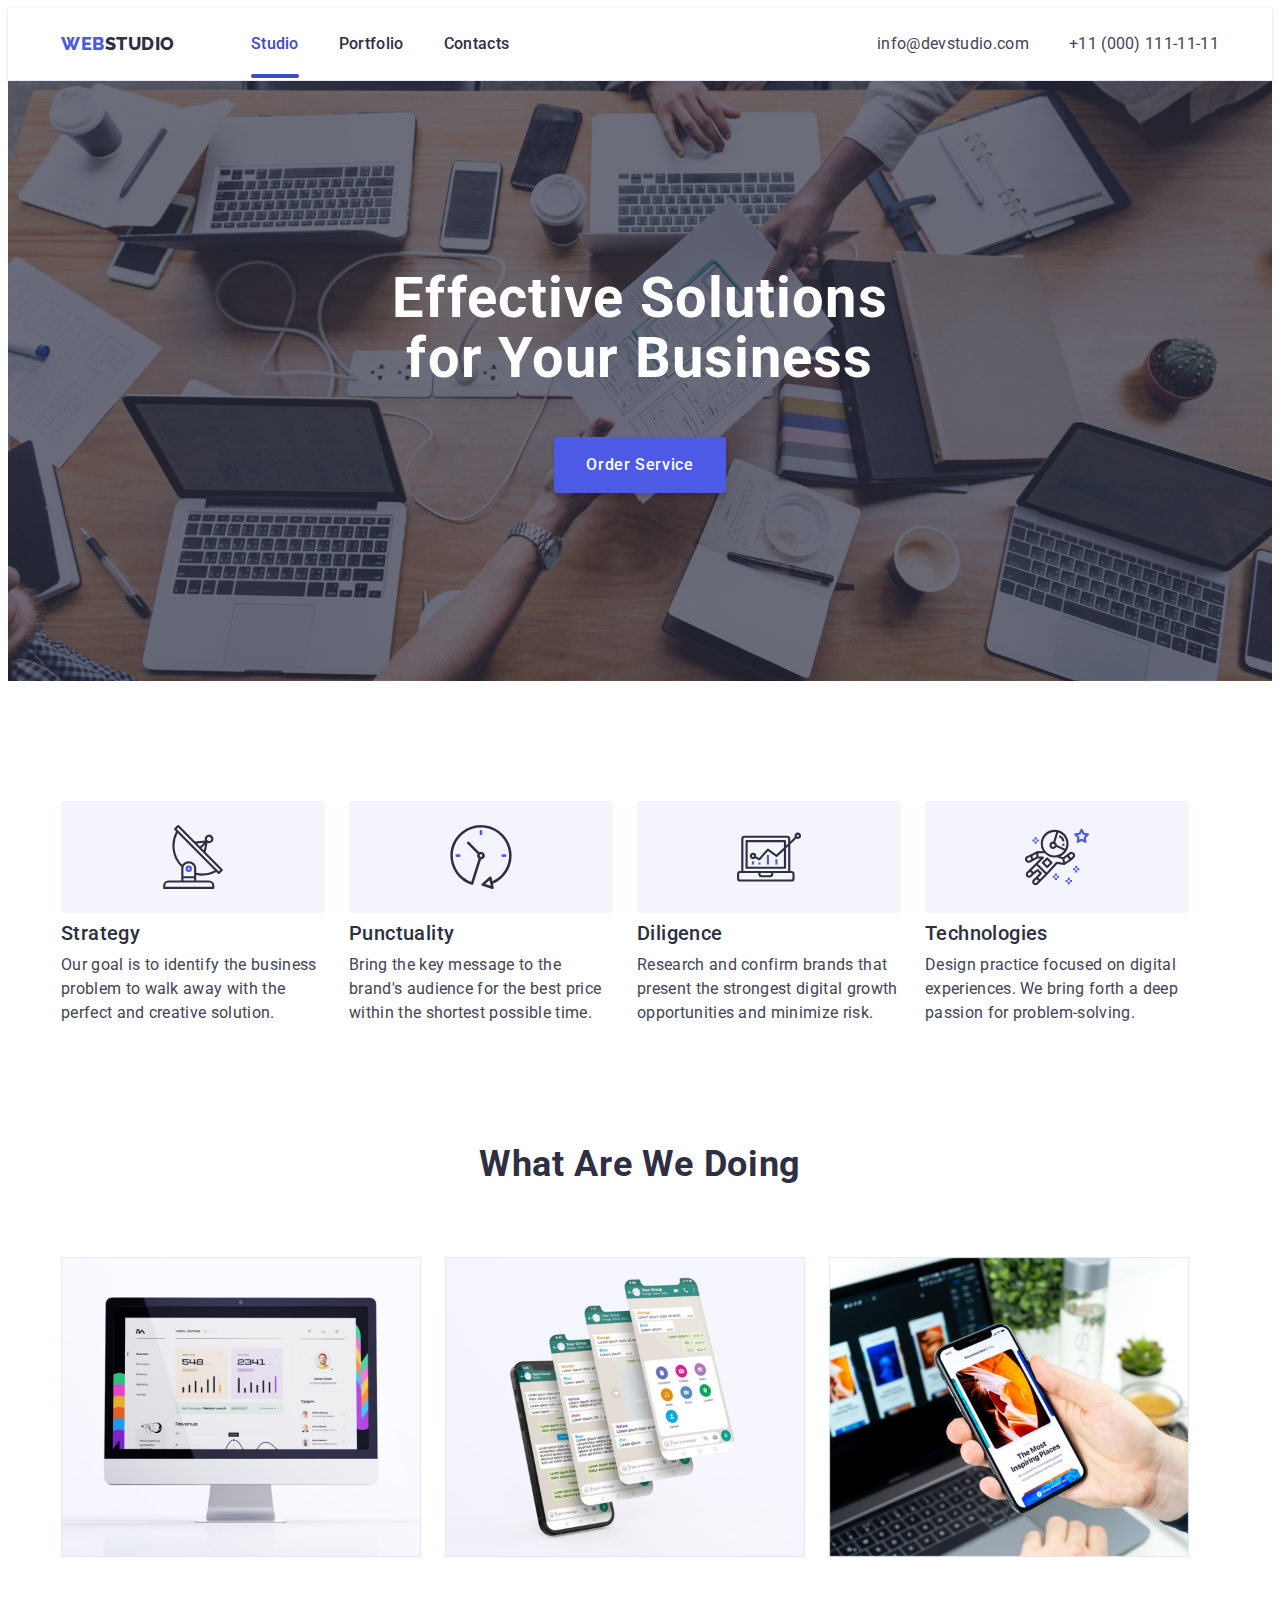
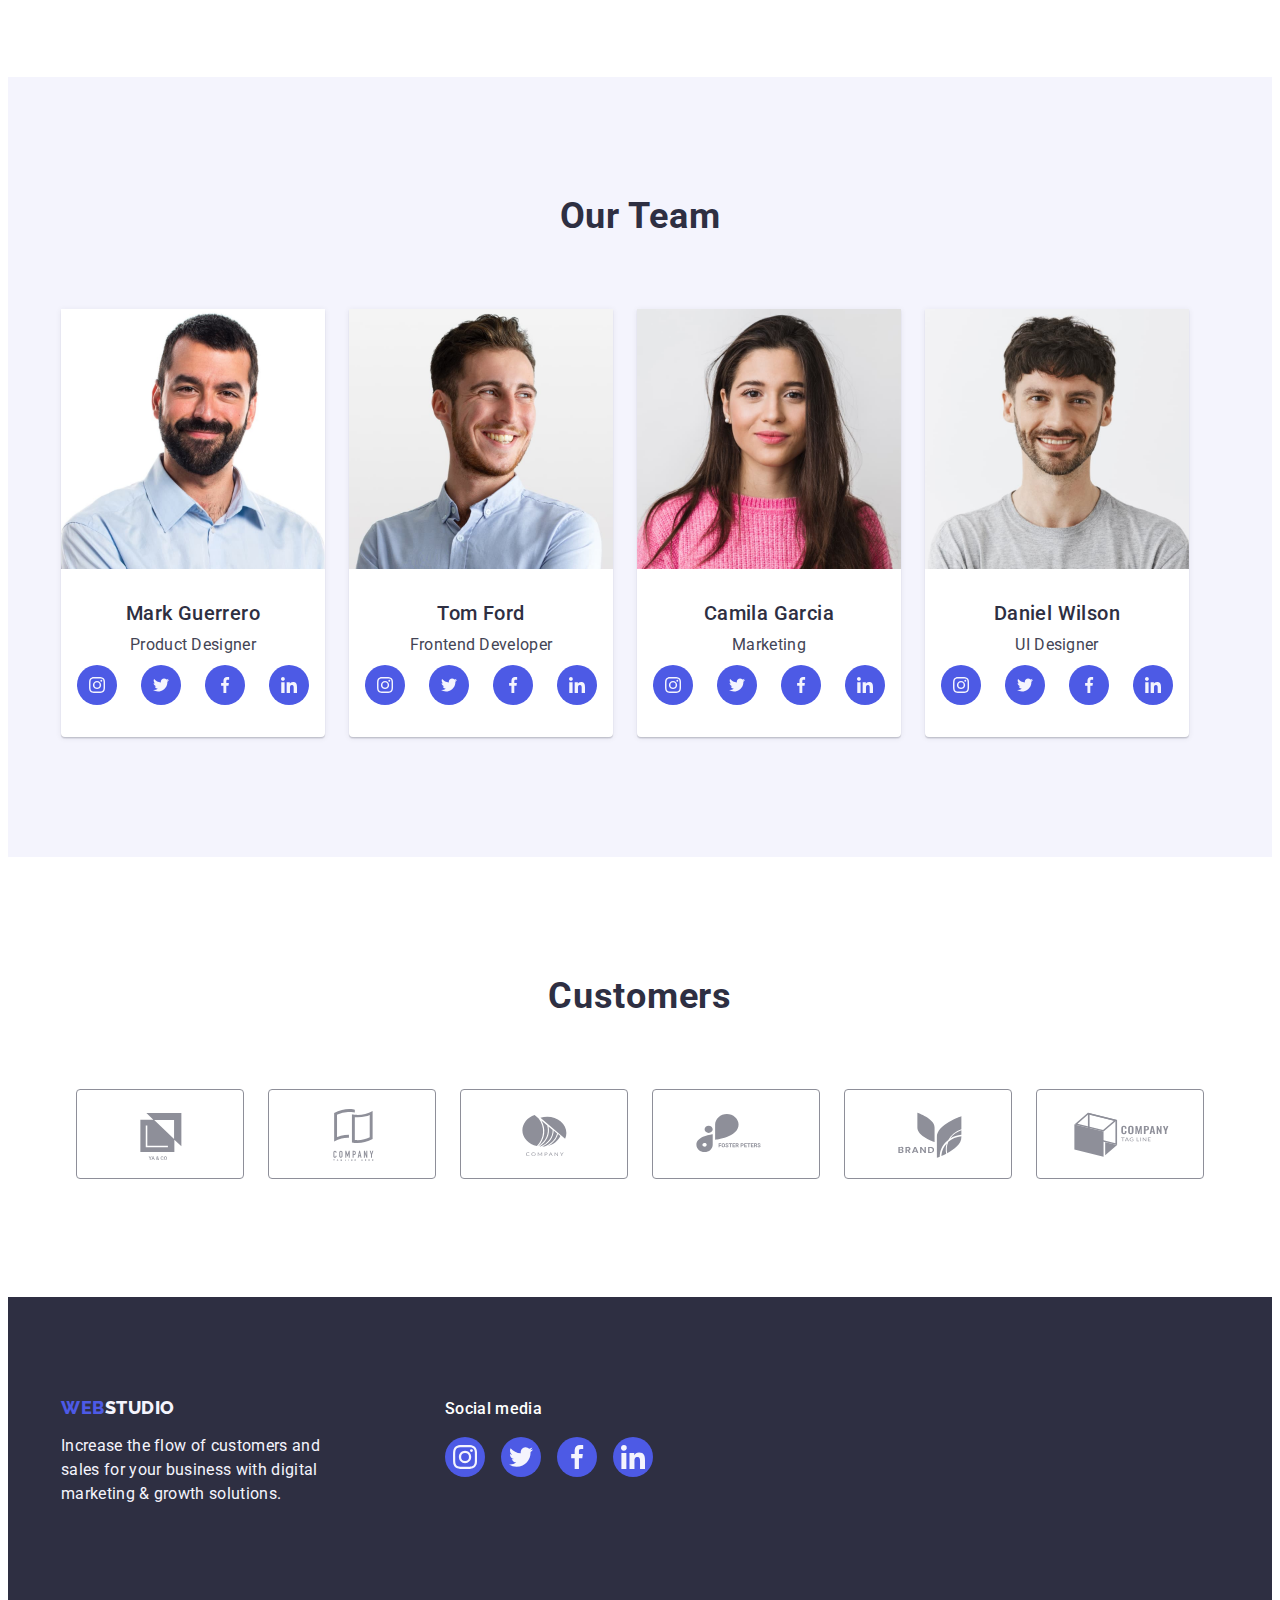
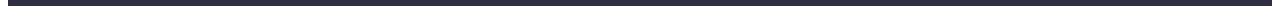
<file: index.html>
<!DOCTYPE html>
<html lang="en">
  <head>
    <meta charset="utf-8" />
    <meta name="description" content="Effective Solutions for Your Business" />
    <title>Web Studio</title>
    <link rel="preconnect" href="https://fonts.googleapis.com" />
    <link rel="preconnect" href="https://fonts.gstatic.com" crossorigin />
    <link rel="preconnect" href="https://fonts.googleapis.com" />
    <link rel="preconnect" href="https://fonts.gstatic.com" crossorigin />
    <link
      href="https://fonts.googleapis.com/css2?family=Raleway:wght@800&family=Roboto:wght@400;500;700;900&display=swap"
      rel="stylesheet"
    />
    <link
      rel="stylesheet"
      href="https://cdnjs.cloudflare.com/ajax/libs/modern-normalize/2.0.0/modern-normalize.min.css"
      integrity="sha512-4xo8blKMVCiXpTaLzQSLSw3KFOVPWhm/TRtuPVc4WG6kUgjH6J03IBuG7JZPkcWMxJ5huwaBpOpnwYElP/m6wg=="
      crossorigin="anonymous"
      referrerpolicy="no-referrer"
    />
    <link rel="stylesheet" href="./portfolio.html" />
    <link rel="stylesheet" href="./css/styles.css" />
  </head>
  <body>
    <!-- header -->

    <header class="header">
      <!-- !logo -->

      <div class="container-header container">
        <nav class="nav list">
          <a class="logo link" href="./index.html">
            Web<span class="span-dark">Studio</span>
          </a>

          <!-- !menu  -->

          <ul class="navigation-list list">
            <li class="navigation-list-item">
              <a href="./index.html" class="navigation-item-link link current"
                >Studio</a
              >
            </li>
            <li class="navigation-list-item">
              <a href="./portfolio.html" class="navigation-item-link link"
                >Portfolio</a
              >
            </li>
            <li class="navigation-list-item">
              <a href="" class="navigation-item-link link">Contacts</a>
            </li>
          </ul>
        </nav>
        <!-- !address -->
        <address class="address">
          <ul class="addres-list list">
            <li class="addres-list-item">
              <a class="addres-contacts link" href="mailto:info@devstudio.com"
                >info@devstudio.com</a
              >
            </li>
            <li class="addres-list-item">
              <a class="addres-contacts link" href="tel:+110001111111"
                >+11 (000) 111-11-11</a
              >
            </li>
          </ul>
        </address>
      </div>
    </header>

    <!-- main content -->

    <main class="main-content">
      <!-- !Hero section  -->

      <section class="hero-section">
        <div class="container">
          <h1 class="hero-text">Effective Solutions for Your Business</h1>
          <button type="button" class="button" data-modal-open>
            Order Service
          </button>
        </div>
      </section>

      <!--!Benefits section  -->

      <section class="benefits-section">
        <div class="container">
          <h2 class="visually-hidden">Content</h2>
          <ul class="benefits-list list">
            <li class="benefits-list-item">
              <div class="benefits-wraper">
                <svg class="benefits-icon" width="64" height="64">
                  <use href="./images/icons.svg#icon-antenna-1"></use>
                </svg>
              </div>
              <h3 class="benefits-list-subtitle">Strategy</h3>
              <p class="benefits-list-desc">
                Our goal is to identify the business problem to walk away with
                the perfect and creative solution.
              </p>
            </li>
            <li class="benefits-list-item">
              <div class="benefits-wraper">
                <svg class="benefits-icon" width="64" height="64">
                  <use href="./images/icons.svg#icon-clock-1"></use>
                </svg>
              </div>
              <h3 class="benefits-list-subtitle">Punctuality</h3>
              <p class="benefits-list-desc">
                Bring the key message to the brand's audience for the best price
                within the shortest possible time.
              </p>
            </li>
            <li class="benefits-list-item">
              <div class="benefits-wraper">
                <svg class="benefits-icon" width="64" height="64">
                  <use href="./images/icons.svg#icon-diagram-1"></use>
                </svg>
              </div>
              <h3 class="benefits-list-subtitle">Diligence</h3>
              <p class="benefits-list-desc">
                Research and confirm brands that present the strongest digital
                growth opportunities and minimize risk.
              </p>
            </li>
            <li class="benefits-list-item">
              <div class="benefits-wraper">
                <svg class="benefits-icon" width="64" height="64">
                  <use href="./images/icons.svg#icon-astronaut-1"></use>
                </svg>
              </div>
              <h3 class="benefits-list-subtitle">Technologies</h3>
              <p class="benefits-list-desc">
                Design practice focused on digital experiences. We bring forth a
                deep passion for problem-solving.
              </p>
            </li>
          </ul>
        </div>
      </section>

      <!--!Progres section -->

      <section class="progres-section">
        <div class="container">
          <h2 class="title">What are we doing</h2>
          <ul class="progres-list list">
            <li class="progres-list-item">
              <img
                class="images img"
                src="./images/mainpage/img5.jpg"
                alt="computer monitor"
                width="360"
              />
            </li>
            <li class="progres-list-item">
              <img
                class="images img"
                src="./images/mainpage/img6.jpg"
                alt="application in the phone"
                width="360"
              />
            </li>
            <li class="progres-list-item">
              <img
                class="images img"
                src="./images/mainpage/img7.jpg"
                alt="phone in hand in front of computer"
                width="360"
              />
            </li>
          </ul>
        </div>
      </section>

      <!-- !Team section -->

      <section class="team-section">
        <div class="container">
          <h2 class="title">Our Team</h2>
          <ul class="team-list list">
            <li class="team-list-item">
              <img
                class="team-img img"
                src="./images/mainpage/img1.jpg"
                alt="Mark Guerrero"
                width="264"
              />
              <div class="text">
                <h3 class="name">Mark Guerrero</h3>
                <p class="profession">Product Designer</p>
                <ul class="team-wrape-list list">
                  <li class="team-wrape-item">
                    <a class="social-link" href="">
                      <svg class="link-icon" width="16" height="16">
                        <use href="./images/icons.svg#icon-instagram-2"></use>
                      </svg>
                    </a>
                  </li>
                  <li class="team-wrape-item">
                    <a class="social-link" href="">
                      <svg class="link-icon" width="16" height="16">
                        <use href="./images/icons.svg#icon-twitter-1"></use>
                      </svg>
                    </a>
                  </li>
                  <li class="team-wrape-item">
                    <a class="social-link" href="">
                      <svg class="link-icon" width="16" height="16">
                        <use href="./images/icons.svg#icon-facebook-1"></use>
                      </svg>
                    </a>
                  </li>
                  <li class="team-wrape-item">
                    <a class="social-link" href="">
                      <svg class="link-icon" width="16" height="16">
                        <use href="./images/icons.svg#icon-linkedin-1"></use>
                      </svg>
                    </a>
                  </li>
                </ul>
              </div>
            </li>
            <li class="team-list-item">
              <img
                class="team-img img"
                src="./images/mainpage/img2.jpg"
                alt="Tom Ford"
                width="264"
              />
              <div class="text">
                <h3 class="name">Tom Ford</h3>
                <p class="profession">Frontend Developer</p>
                <ul class="team-wrape-list list">
                  <li class="team-wrape-item">
                    <a class="social-link" href="">
                      <svg class="link-icon" width="16" height="16">
                        <use href="./images/icons.svg#icon-instagram-2"></use>
                      </svg>
                    </a>
                  </li>
                  <li class="team-wrape-item">
                    <a class="social-link" href="">
                      <svg class="link-icon" width="16" height="16">
                        <use href="./images/icons.svg#icon-twitter-1"></use>
                      </svg>
                    </a>
                  </li>
                  <li class="team-wrape-item">
                    <a class="social-link" href="">
                      <svg class="link-icon" width="16" height="16">
                        <use href="./images/icons.svg#icon-facebook-1"></use>
                      </svg>
                    </a>
                  </li>
                  <li class="team-wrape-item">
                    <a class="social-link" href="">
                      <svg class="link-icon" width="16" height="16">
                        <use href="./images/icons.svg#icon-linkedin-1"></use>
                      </svg>
                    </a>
                  </li>
                </ul>
              </div>
            </li>
            <li class="team-list-item">
              <img
                class="team-img img"
                src="./images/mainpage/img3.jpg"
                alt="Camila Garcia"
                width="264"
              />
              <div class="text">
                <h3 class="name">Camila Garcia</h3>
                <p class="profession">Marketing</p>
                <ul class="team-wrape-list list">
                  <li class="team-wrape-item">
                    <a class="social-link" href="">
                      <svg class="link-icon" width="16" height="16">
                        <use href="./images/icons.svg#icon-instagram-2"></use>
                      </svg>
                    </a>
                  </li>
                  <li class="team-wrape-item">
                    <a class="social-link" href="">
                      <svg class="link-icon" width="16" height="16">
                        <use href="./images/icons.svg#icon-twitter-1"></use>
                      </svg>
                    </a>
                  </li>
                  <li class="team-wrape-item">
                    <a class="social-link" href="">
                      <svg class="link-icon" width="16" height="16">
                        <use href="./images/icons.svg#icon-facebook-1"></use>
                      </svg>
                    </a>
                  </li>
                  <li class="team-wrape-item">
                    <a class="social-link" href="">
                      <svg class="link-icon" width="16" height="16">
                        <use href="./images/icons.svg#icon-linkedin-1"></use>
                      </svg>
                    </a>
                  </li>
                </ul>
              </div>
            </li>
            <li class="team-list-item">
              <img
                class="team-img img"
                src="./images/mainpage/img4.jpg"
                alt="Daniel Wilson"
                width="264"
              />
              <div class="text">
                <h3 class="name">Daniel Wilson</h3>
                <p class="profession">UI Designer</p>
                <ul class="team-wrape-list list">
                  <li class="team-wrape-item">
                    <a class="social-link" href="">
                      <svg class="link-icon" width="16" height="16">
                        <use href="./images/icons.svg#icon-instagram-2"></use>
                      </svg>
                    </a>
                  </li>
                  <li class="team-wrape-item">
                    <a class="social-link" href="">
                      <svg class="link-icon" width="16" height="16">
                        <use href="./images/icons.svg#icon-twitter-1"></use>
                      </svg>
                    </a>
                  </li>
                  <li class="team-wrape-item">
                    <a class="social-link" href="">
                      <svg class="link-icon" width="16" height="16">
                        <use href="./images/icons.svg#icon-facebook-1"></use>
                      </svg>
                    </a>
                  </li>
                  <li class="team-wrape-item">
                    <a class="social-link" href="">
                      <svg class="link-icon" width="16" height="16">
                        <use href="./images/icons.svg#icon-linkedin-1"></use>
                      </svg>
                    </a>
                  </li>
                </ul>
              </div>
            </li>
          </ul>
        </div>
      </section>

      <!-- !Customers -->

      <section class="customers-section">
        <div class="container">
          <h2 class="title customers-title">Customers</h2>
          <ul class="list customers-list">
            <li class="list customers-item">
              <a class="link customers-link" href="">
                <svg class="customers-icon" width="104" height="56">
                  <use href="./images/icons.svg#icon-Logo"></use>
                </svg>
              </a>
            </li>
            <li class="list customers-item">
              <a class="link customers-link" href="">
                <svg class="customers-icon" width="104" height="56">
                  <use href="./images/icons.svg#icon-Logo-1"></use>
                </svg>
              </a>
            </li>
            <li class="list customers-item">
              <a class="link customers-link" href="">
                <svg class="customers-icon" width="104" height="56">
                  <use href="./images/icons.svg#icon-Logo-2"></use>
                </svg>
              </a>
            </li>
            <li class="list customers-item">
              <a class="link customers-link" href="">
                <svg class="customers-icon" width="104" height="56">
                  <use href="./images/icons.svg#icon-logo-foster-peters"></use>
                </svg>
              </a>
            </li>
            <li class="list customers-item">
              <a class="link customers-link" href="">
                <svg class="customers-icon" width="104" height="56">
                  <use href="./images/icons.svg#icon-Logo-3"></use>
                </svg>
              </a>
            </li>
            <li class="list customers-item">
              <a class="link customers-link" href="">
                <svg class="customers-icon" width="104" height="56">
                  <use href="./images/icons.svg#icon-Logo-4"></use>
                </svg>
              </a>
            </li>
          </ul>
        </div>
      </section>
    </main>
    <!-- footer -->

    <footer class="footer">
      <div class="container container-footer">
        <div class="cont">
          <a class="logo link link-logo" href="./index.html"
            >Web<span class="span-white">Studio</span>
          </a>
          <p class="footer-text">
            Increase the flow of customers and sales for your business with
            digital marketing & growth solutions.
          </p>
        </div>
        <div class="social">
          <p class="social-text">Social media</p>
          <ul class="footer-wrap-list list">
            <li class="team-wrape-item social-item">
              <a class="social-link-footer" href="">
                <svg class="link-icon-footer" width="24" height="24">
                  <use href="./images/icons.svg#icon-instagram-2"></use>
                </svg>
              </a>
            </li>
            <li class="team-wrape-item social-item">
              <a class="social-link-footer" href="">
                <svg class="link-icon-footer" width="24" height="24">
                  <use href="./images/icons.svg#icon-twitter-1"></use>
                </svg>
              </a>
            </li>
            <li class="team-wrape-item social-item">
              <a class="social-link-footer" href="">
                <svg class="link-icon-footer" width="24" height="24">
                  <use href="./images/icons.svg#icon-facebook-1"></use>
                </svg>
              </a>
            </li>
            <li class="team-wrape-item social-item">
              <a class="social-link-footer" href="">
                <svg class="link-icon-footer" width="24" height="24">
                  <use href="./images/icons.svg#icon-linkedin-1"></use>
                </svg>
              </a>
            </li>
          </ul>
        </div>
      </div>
    </footer>
    <!-- modal -->

    <div class="modal is-hidden" data-modal>
      <div class="modal-inside" data-modal>
        <button class="modal-close-button" type="button" data-modal-close>
          <svg class="svg-close" width="8" height="8">
            <use href="./images/icons.svg#icon-close-black-18dp-2-1"></use>
          </svg>
        </button>
      </div>
    </div>
    <script src="./js/modal.js"></script>
  </body>
</html>
</file>
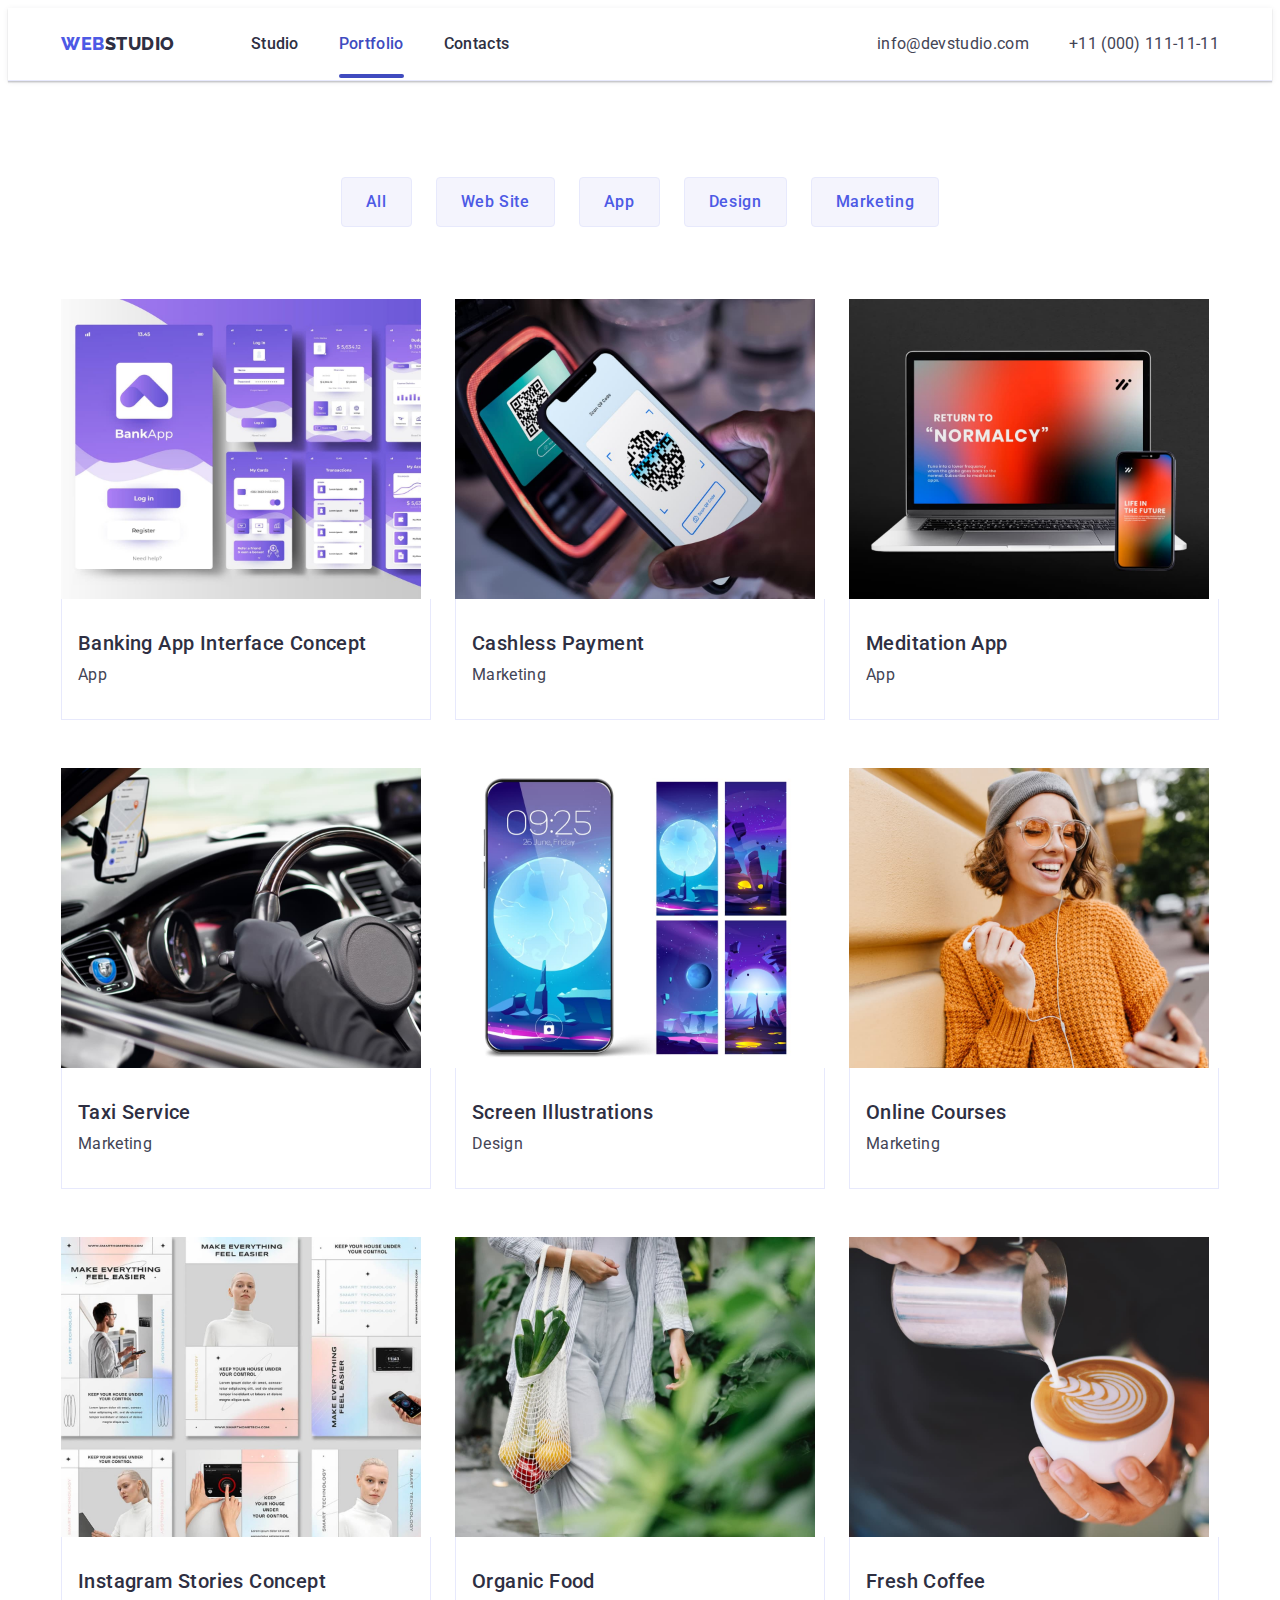
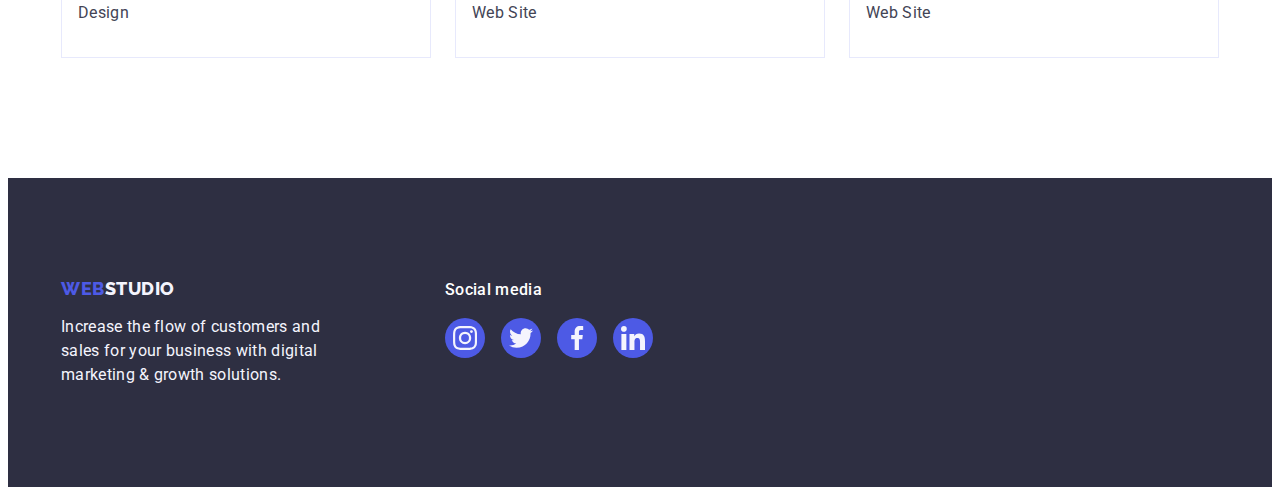
<file: portfolio.html>
<!DOCTYPE html>
<html lang="en">
  <head>
    <meta charset="UTF-8" />
    <meta name="viewport" content="width=device-width, initial-scale=1.0" />
    <title>Portfolio</title>
    <link rel="preconnect" href="https://fonts.googleapis.com" />
    <link rel="preconnect" href="https://fonts.gstatic.com" crossorigin />
    <link rel="preconnect" href="https://fonts.googleapis.com" />
    <link rel="preconnect" href="https://fonts.gstatic.com" crossorigin />
    <link
      href="https://fonts.googleapis.com/css2?family=Raleway:wght@800&family=Roboto:wght@400;500;700;900&display=swap"
      rel="stylesheet"
    />
    <link
      rel="stylesheet"
      href="https://cdnjs.cloudflare.com/ajax/libs/modern-normalize/2.0.0/modern-normalize.min.css"
      integrity="sha512-4xo8blKMVCiXpTaLzQSLSw3KFOVPWhm/TRtuPVc4WG6kUgjH6J03IBuG7JZPkcWMxJ5huwaBpOpnwYElP/m6wg=="
      crossorigin="anonymous"
      referrerpolicy="no-referrer"
    />
    <link rel="stylesheet" href="./css/styles.css" />
    <link rel="stylesheet" href="./index.html" />
  </head>
  <body>
    <!-- header -->

    <header class="header">
      <!-- !logo -->

      <div class="container-header container">
        <nav class="nav list">
          <a class="logo link" href="./index.html">
            Web<span class="span-dark">Studio</span>
          </a>

          <!-- !menu  -->

          <ul class="navigation-list list">
            <li class="navigation-list-item">
              <a href="./index.html" class="navigation-item-link link"
                >Studio</a
              >
            </li>
            <li class="navigation-list-item">
              <a
                href="./portfolio.html"
                class="navigation-item-link link current"
                >Portfolio</a
              >
            </li>
            <li class="navigation-list-item">
              <a href="" class="navigation-item-link link">Contacts</a>
            </li>
          </ul>
        </nav>

        <!-- !address -->

        <address class="address">
          <ul class="addres-list list">
            <li class="addres-list-item">
              <a class="addres-contacts link" href="mailto:info@devstudio.com"
                >info@devstudio.com</a
              >
            </li>
            <li class="addres-list-item">
              <a class="addres-contacts link" href="tel:+110001111111"
                >+11 (000) 111-11-11</a
              >
            </li>
          </ul>
        </address>
      </div>
    </header>

    <!-- main content -->

    <main class="main-content">
      <section class="filtr section">
        <div class="container">
          <h1 class="visually-hidden">wrap</h1>
          <ul class="filtr-list list">
            <li class="filtr-list-item">
              <button class="button-filtre" type="button">All</button>
            </li>
            <li class="filtr-list-item">
              <button class="button-filtre" type="button">Web Site</button>
            </li>
            <li class="filtr-list-item">
              <button class="button-filtre" type="button">App</button>
            </li>
            <li class="filtr-list-item">
              <button class="button-filtre" type="button">Design</button>
            </li>
            <li class="filtr-list-item">
              <button class="button-filtre" type="button">Marketing</button>
            </li>
          </ul>

          <ul class="card-list list">
            <li class="card-list-item item">
              <a class="link item-link" href="">
                <div class="card-box">
                  <img
                    class="img"
                    src="./images/portfolio/img1.jpg"
                    alt="Banking App Interface Concept"
                    width="360"
                  />
                  <p class="overlay">
                    14 Stylish and User-Friendly App Design Concepts · Task
                    Manager App · Calorie Tracker App · Exotic Fruit Ecommerce
                    App · Cloud Storage App
                  </p>
                </div>

                <div class="container-text">
                  <h2 class="card-item-title">Banking App Interface Concept</h2>
                  <p class="card-list-desc">App</p>
                </div>
              </a>
            </li>
            <li class="card-list-item">
              <a class="link item-link" href="">
                <div class="card-box">
                  <img
                    class="img"
                    src="./images/portfolio/img2.jpg"
                    alt="Banking App Interface Concept"
                    width="360"
                  />
                  <p class="overlay">
                    14 Stylish and User-Friendly App Design Concepts · Task
                    Manager App · Calorie Tracker App · Exotic Fruit Ecommerce
                    App · Cloud Storage App
                  </p>
                </div>

                <div class="container-text">
                  <h2 class="card-item-title">Cashless Payment</h2>
                  <p class="card-list-desc">Marketing</p>
                </div>
              </a>
            </li>
            <li class="card-list-item">
              <a class="link item-link" href="">
                <div class="card-box">
                  <img
                    class="img"
                    src="./images/portfolio/img3.jpg"
                    alt="Banking App Interface Concept"
                    width="360"
                  />
                  <p class="overlay">
                    14 Stylish and User-Friendly App Design Concepts · Task
                    Manager App · Calorie Tracker App · Exotic Fruit Ecommerce
                    App · Cloud Storage App
                  </p>
                </div>
                <div class="container-text">
                  <h2 class="card-item-title">Meditation App</h2>
                  <p class="card-list-desc">App</p>
                </div>
              </a>
            </li>
            <li class="card-list-item">
              <a class="link item-link" href="">
                <div class="card-box">
                  <img
                    class="img"
                    src="./images/portfolio/img4.jpg"
                    alt="Banking App Interface Concept"
                    width="360"
                  />
                  <p class="overlay">
                    14 Stylish and User-Friendly App Design Concepts · Task
                    Manager App · Calorie Tracker App · Exotic Fruit Ecommerce
                    App · Cloud Storage App
                  </p>
                </div>
                <div class="container-text">
                  <h2 class="card-item-title">Taxi Service</h2>
                  <p class="card-list-desc">Marketing</p>
                </div>
              </a>
            </li>
            <li class="card-list-item">
              <a class="link item-link" href="">
                <div class="card-box">
                  <img
                    class="img"
                    src="./images/portfolio/img5.jpg"
                    alt="Banking App Interface Concept"
                    width="360"
                  />
                  <p class="overlay">
                    14 Stylish and User-Friendly App Design Concepts · Task
                    Manager App · Calorie Tracker App · Exotic Fruit Ecommerce
                    App · Cloud Storage App
                  </p>
                </div>
                <div class="container-text">
                  <h2 class="card-item-title">Screen Illustrations</h2>
                  <p class="card-list-desc">Design</p>
                </div>
              </a>
            </li>
            <li class="card-list-item">
              <a class="link item-link" href="">
                <div class="card-box">
                  <img
                    class="img"
                    src="./images/portfolio/img6.jpg"
                    alt="Banking App Interface Concept"
                    width="360"
                  />
                  <p class="overlay">
                    14 Stylish and User-Friendly App Design Concepts · Task
                    Manager App · Calorie Tracker App · Exotic Fruit Ecommerce
                    App · Cloud Storage App
                  </p>
                </div>
                <div class="container-text">
                  <h2 class="card-item-title">Online Courses</h2>
                  <p class="card-list-desc">Marketing</p>
                </div>
              </a>
            </li>
            <li class="card-list-item">
              <a class="link item-link" href="">
                <div class="card-box">
                  <img
                    class="img"
                    src="./images/portfolio/img7.jpg"
                    alt="Banking App Interface Concept"
                    width="360"
                  />
                  <p class="overlay">
                    14 Stylish and User-Friendly App Design Concepts · Task
                    Manager App · Calorie Tracker App · Exotic Fruit Ecommerce
                    App · Cloud Storage App
                  </p>
                </div>
                <div class="container-text">
                  <h2 class="card-item-title">Instagram Stories Concept</h2>
                  <p class="card-list-desc">Design</p>
                </div>
              </a>
            </li>
            <li class="card-list-item">
              <a class="link item-link" href="">
                <div class="card-box">
                  <img
                    class="img"
                    src="./images/portfolio/img8.jpg"
                    alt="Banking App Interface Concept"
                    width="360"
                  />
                  <p class="overlay">
                    14 Stylish and User-Friendly App Design Concepts · Task
                    Manager App · Calorie Tracker App · Exotic Fruit Ecommerce
                    App · Cloud Storage App
                  </p>
                </div>
                <div class="container-text">
                  <h2 class="card-item-title">Organic Food</h2>
                  <p class="card-list-desc">Web Site</p>
                </div>
              </a>
            </li>
            <li class="card-list-item">
              <a class="link item-link" href="">
                <div class="card-box">
                  <img
                    class="img"
                    src="./images/portfolio/img9.jpg"
                    alt="Banking App Interface Concept"
                    width="360"
                  />
                  <p class="overlay">
                    14 Stylish and User-Friendly App Design Concepts · Task
                    Manager App · Calorie Tracker App · Exotic Fruit Ecommerce
                    App · Cloud Storage App
                  </p>
                </div>
                <div class="container-text">
                  <h2 class="card-item-title">Fresh Coffee</h2>
                  <p class="card-list-desc">Web Site</p>
                </div>
              </a>
            </li>
          </ul>
        </div>
      </section>
    </main>

    <!-- footer -->

    <footer class="footer">
      <div class="container container-footer">
        <div class="cont">
          <a class="logo link link-logo" href="./index.html"
            >Web<span class="span-white">Studio</span>
          </a>
          <p class="footer-text">
            Increase the flow of customers and sales for your business with
            digital marketing & growth solutions.
          </p>
        </div>
        <div class="social">
          <p class="social-text">Social media</p>
          <ul class="footer-wrap-list list">
            <li class="team-wrape-item social-item">
              <a class="social-link-footer" href="">
                <svg class="link-icon-footer" width="24" height="24">
                  <use href="./images/icons.svg#icon-instagram-2"></use>
                </svg>
              </a>
            </li>
            <li class="team-wrape-item social-item">
              <a class="social-link-footer" href="">
                <svg class="link-icon-footer" width="24" height="24">
                  <use href="./images/icons.svg#icon-twitter-1"></use>
                </svg>
              </a>
            </li>
            <li class="team-wrape-item social-item">
              <a class="social-link-footer" href="">
                <svg class="link-icon-footer" width="24" height="24">
                  <use href="./images/icons.svg#icon-facebook-1"></use>
                </svg>
              </a>
            </li>
            <li class="team-wrape-item social-item">
              <a class="social-link-footer" href="">
                <svg class="link-icon-footer" width="24" height="24">
                  <use href="./images/icons.svg#icon-linkedin-1"></use>
                </svg>
              </a>
            </li>
          </ul>
        </div>
      </div>
    </footer>
    <script src="./js/modal.js"></script>
  </body>
</html>
</file>
<file: css/styles.css>
/* Base style */
 body {
     font-family: Roboto, sans-serif;
     font-size: 16px;
     font-style: normal;
     font-weight: 400;
     line-height: 1.5;
     letter-spacing: 0.32px;
     color: var(--slate);
     background-color: #FFF;

 }

 :root {

     --primary-font: "Roboto", sans-serif;
     --title-font: "Raleway", sans-serif;
     /* *colors */
     --iris: #4D5AE5;
     --ocean: #404BBF;
     --navyblue: #2E2F42;
     --green: #31D0AA;
     --slate: #434455;
     --lightslate: #8E8F99;
     --cornflower: #E7E9FC;
     --cloud: #F4F4FD;
     --navybluemodal: #2E2F42;
     --grey: #2E2F42;
     --white: #FFFFFF;
     --dairy: #FCFCFC;
 }

 .container {
     width: 1158px;
     padding-left: 15px;
     padding-right: 15px;
     margin-left: auto;
     margin-right: auto;
 }

 .visually-hidden {
     position: absolute;
     width: 1px;
     height: 1px;
     margin: -1px;
     border: 0;
     padding: 0;
     white-space: nowrap;
     clip-path: inset(100%);
     clip: rect(0 0 0 0);
     overflow: hidden;
 }

 h1,
 h2,
 h3,
 h4,
 h5,
 h6,
 p,
 ul {
     margin: 0;
 }

 .link {
     text-decoration: none;
 }

 .list {
     list-style: none;
     padding: 0;
     margin: 0;
 }

 .title {
     color: var(--navyblue);
     font-size: 36px;
     font-style: normal;
     font-weight: 700;
     line-height: 1.11;
     letter-spacing: 0.02em;
     text-transform: capitalize;
     text-align: center;
     margin-bottom: 72px;
 }

 .img {
     display: block;
     height: auto;
     max-width: 100%;
 }


 /* header */

 .header {
     border-bottom: 1px solid #e7e9fc;
     box-shadow: 0px 1px 6px 0px rgba(46, 47, 66, 0.08), 0px 1px 1px 0px rgba(46, 47, 66, 0.16), 0px 2px 1px 0px rgba(46, 47, 66, 0.08);

 }

 .container-header {
     display: flex;
     align-items: center;
 }

 .nav {
     list-style: none;
     display: flex;
     align-items: center;
 }

 /* !Logo */

 .logo {
     color: var(--iris);
     font-family: Raleway, sans-serif;
     font-size: 18px;
     font-style: normal;
     font-weight: 800;
     line-height: 1.17;
     letter-spacing: 0.03em;
     text-transform: uppercase;
     margin-right: 76px;
 }


 .span-dark {
     color: var(--navyblue);
 }



 /* !menu */

 .navigation-list {
     display: flex;
     gap: 40px;


 }

 .navigation-item-link {
     color: var(--navyblue);
     font-style: normal;
     font-weight: 500;
     letter-spacing: 0.02em;
     font-size: 16px;
     line-height: 1.5;
     padding: 24px 0;
     transition: color 250ms cubic-bezier(0.4, 0, 0.2, 1);
 }

 .navigation-item-link:hover,
 .navigation-item-link:focus {
     color: #404bbf;

 }
 .current {
    color: #404bbf;
    position: relative;
}

 .current::after {
     width: 100%;
     content: "";
     position: absolute;
     left: 0;
     bottom: -1px;
     height: 4px;
     background-color: #404bbf;
     border-radius: 2px;
     
 }

 /*!address  */

 .address {
     font-style: normal;
     margin-left: auto;
 }

 .addres-list {
     display: flex;
     padding: 24px 0;
     align-items: center;
     gap: 40px;
 }

 .addres-contacts {
     color: var(--slate);
     font-style: normal;
     font-weight: 400;
     line-height: 1.5;
     letter-spacing: 0.02em;
     transition: color 250ms cubic-bezier(0.4, 0, 0.2, 1);
 }


 .addres-contacts:hover,
 .addres-contacts:focus {
     color: #404bbf;
 }



 /* main content */

 /* !hero section */

 .hero-section {
     background: var(--navyblue);
     padding-bottom: 188px;
     padding-top: 188px;
     background-image: linear-gradient(rgba(46, 47, 66, 0.7), rgba(46, 47, 66, 0.7)), url(../images/mainpage/people-office.jpg);
     background-repeat: no-repeat;
     max-width: 1440px;
     background-position: center;
     background-size: cover;
     margin: 0 auto;

 }


 .hero-text {
     color: var(--white);
     font-size: 56px;
     font-weight: 700;
     line-height: 1.07;
     letter-spacing: 0.02em;
     text-align: center;
     max-width: 496px;
     margin-bottom: 48px;
     margin-left: auto;
     margin-right: auto;
 }

 .button {
     color: var(--white);
     font-style: normal;
     font-weight: 500;
     background: var(--iris);
     font-family: "Roboto", sans-serif;
     font-size: 16px;
     line-height: 1.5;
     letter-spacing: 0.04em;
     cursor: pointer;
     display: block;
     padding: 16px 32px;
     align-items: flex-start;
     border-radius: 4px;
     box-shadow: 0px 4px 4px 0px rgba(0, 0, 0, 0.15);
     margin-left: auto;
     margin-right: auto;
     min-width: 169px;
     height: 56px;
     border: none;
     transition: background-color 250ms cubic-bezier(0.4, 0, 0.2, 1);

 }

 .button:hover,
 .button:focus {
     background-color: #404BBF;
 }





 /* !Benefits section */

 .benefits-section {
     padding-top: 120px;
     padding-bottom: 120px;
 }

 .benefits-list {
     display: flex;
     gap: 24px;
 }

 .benefits-wraper {
     display: flex;
     align-items: center;
     justify-content: center;
     border-radius: 4px;
     background: var(--cloud, #F4F4FD);
     width: 264px;
     height: 112px;
     margin-bottom: 8px;

 }

 .benefits-icon {
     width: 64px;
     height: 64px;
 }

 .benefits-list-subtitle {
     color: var(--navyblue);
     font-size: 20px;
     font-weight: 500;
     line-height: 1.2;
     letter-spacing: 0.02em;
     margin-bottom: 8px;
     margin-top: 0;
 }

 .benefits-list-desc {
     width: 264px;
 }

 /* !Progres section */

 .progres-section {
     padding-bottom: 120px;
 }



 .progres-list {
     display: flex;
     gap: 24px;
 }

 /* !Team section */

 .team-section {
     background-color: #F4F4FD;
     padding-top: 120px;
     padding-bottom: 120px;
 }




 .team-list {
     display: flex;
     gap: 24px;

 }

 .team-list-item {
     background-color: #FFFFFF;
     border-radius: 0px 0px 4px 4px;
     box-shadow: 0px 2px 1px 0px rgba(46, 47, 66, 0.08), 0px 1px 1px 0px rgba(46, 47, 66, 0.16), 0px 1px 6px 0px rgba(46, 47, 66, 0.08);
 }

 .text {
     padding: 32px 0;
     text-align: center;

 }

 .name {
     color: var(--navyblue);
     font-size: 20px;
     font-style: normal;
     font-weight: 500;
     line-height: 1.2;
     letter-spacing: 0.02em;
     margin-bottom: 8px;
     text-align: center;
 }

 .profession {
     text-align: center;
 }

 .team-wrape-list {
     display: flex;
     justify-content: center;
     margin-top: 8px;
     gap: 24px;

 }

 .team-wrape-item :hover,
 .team-wrape-item :focus {
     background-color: #404BBF;
 }

 .team-wrape-item {
     width: 40px;
     height: 40px;
 }


 .social-link {
     display: flex;
     justify-content: center;
     align-items: center;
     width: 100%;
     height: 100%;
     background-color: #4D5AE5;
     border-radius: 50%;
     transition: background-color 250ms cubic-bezier(0.4, 0, 0.2, 1);
 }

 .link-icon {

     width: 16px;
     height: 16px;
     fill: #F4F4FD;

 }

 /* !Customers */

 .customers-section {
     padding-top: 120px;
     padding-bottom: 120px;
 }

 .customers-list {
     display: flex;
     justify-content: center;
     gap: 24px;
 }

 .customers-item {
     display: flex;
     width: 168px;
     height: 88px;

 }

 .customers-link {
     width: 100%;
     height: 100%;
     border: 1px solid #8e8f99;
     border-radius: 4px;
     display: flex;
     justify-content: center;
     align-items: center;
     color: #8e8f99;
     transition: border-color 250ms cubic-bezier(0.4, 0, 0.2, 1),
         color 250ms cubic-bezier(0.4, 0, 0.2, 1);

 }

 .customers-item :hover,
 .customers-item :focus {
     border-color: #404bbf;
     color: #404bbf;
 }


 .customers-icon {
     fill: currentColor;
 }

 .customers-icon :hover {
     border-color: #404bbf;
     color: #404bbf;
 }





 /* footer */

 .footer {
     background: var(--navyblue);
     padding-top: 100px;
     padding-bottom: 100px;
 }

 .container-footer {
     display: flex;
     align-items: baseline;
 }

 .cont {
     margin-right: 120px;
 }

 .link-logo {
     display: inline-block;
     margin-bottom: 16px;
     margin-right: 0;
 }

 .span-white {
     color: var(--cloud);
 }

 .footer-text {
     color: var(--cloud);
     width: 264px;
 }

 .social-text {
     color: var(--white, #FFF);
     font-weight: 500;
     margin-bottom: 16px;

 }

 .footer-wrap-list {
     display: flex;
     justify-content: center;
     gap: 16px;
     transition: background-color 250ms cubic-bezier(0.4, 0, 0.2, 1);
 }

 .social-item :hover ,
 .social-item :focus {
     background-color: #31D0AA;
 }

 .social-link-footer {
     display: flex;
     justify-content: center;
     align-items: center;
     width: 100%;
     height: 100%;
     background-color: #4D5AE5;
     border-radius: 50%;
     transition: background-color 250ms cubic-bezier(0.4, 0, 0.2, 1);
 }

 .link-icon-footer {

     width: 24px;
     height: 24px;
     fill: #F4F4FD;

 }


 /* !modal */

 .modal {
     position: fixed;
     top: 0;
     left: 0;
     width: 100%;
     height: 100%;
     background-color: rgba(46, 47, 66, 0.4);
     transition: opacity 250ms cubic-bezier(0.4, 0, 0.2, 1),
         visibility 250ms cubic-bezier(0.4, 0, 0.2, 1);
 }

 .modal-inside {
     position: absolute;
     top: 50%;
     left: 50%;
     transform: translate(-50%, -50%) scale(1);
     width: 408px;
     min-height: 584px;
     background: #fcfcfc;
     box-shadow: 0px 1px 1px rgba(0, 0, 0, 0.14),
         0px 1px 3px rgba(0, 0, 0, 0.12),
         0px 2px 1px rgba(0, 0, 0, 0.2);
     border-radius: 4px;
     transition: transform 250ms cubic-bezier(0.4, 0, 0.2, 1);

 }

 .modal-close-button {
     position: absolute;
     top: 24px;
     right: 24px;
     width: 24px;
     height: 24px;
     border-radius: 50%;
     display: flex;
     justify-content: center;
     align-items: center;
     background-color: #e7e9fc;
     border: 1px solid rgba(0, 0, 0, 0.1);
     padding: 0;
     cursor: pointer;
     transition: background-color 250ms cubic-bezier(0.4, 0, 0.2, 1),
         border 250ms cubic-bezier(0.4, 0, 0.2, 1);
 }

 .modal-close-button:hover,
 .modal-close-button:focus {
     background-color: #404bbf;
     border: none;
     fill: #ffffff;
 }


 .svg-close {
     transition: fill 250ms cubic-bezier(0.4, 0, 0.2, 1);
 }




 .is-hidden {
     opacity: 0;
     visibility: hidden;
     pointer-events: none;

 }



 /* PORTFOLIO */

 /* main content */

 /* !button-filtre */

 .filtr {
     
     padding: 96px 0 120px 0;
 }

 .filtr-list {

     margin-bottom: 72px;
     margin-left: auto;
     margin-right: auto;
     align-items: flex-start;
     display: flex;
     justify-content: center;
     gap: 24px;
 }

 .filtr-list-item :hover,
 .filtr-list-item :focus {
     box-shadow: 0px 3px 1px rgba(0, 0, 0, 0.1), 0px 2px 1px rgba(0, 0, 0, 0.08), 0px 2px 2px rgba(0, 0, 0, 0.12);
     color: #FFFFFF;
     background-color: #404BBF;
     border: 1px solid transparent;
 }

 .button-filtre {
     color: var(--iris);
     font-style: normal;
     background-color: #F4F4FD;
     cursor: pointer;
     font-family: "Roboto", sans-serif;
     font-size: 16px;
     font-weight: 500;
     line-height: 1.5;
     letter-spacing: 0.04em;
     display: flex;
     padding: 12px 24px;
     align-items: flex-start;
     border-radius: 4px;
     border: 1px solid #e7e9fc;
     transition: color 250ms cubic-bezier(0.4, 0, 0.2, 1), background-color 250ms cubic-bezier(0.4, 0, 0.2, 1), border-color 250ms cubic-bezier(0.4, 0, 0.2, 1), box-shadow 250ms cubic-bezier(0.4, 0, 0.2, 1);
 }

 .button-filtre :hover,
 .button-filtre :focus {
     color: #FFFFFF;
     background-color: #404BBF;
     border: 1px solid transparent;
     box-shadow: 0px 3px 1px rgba(0, 0, 0, 0.1), 0px 2px 1px rgba(0, 0, 0, 0.08), 0px 2px 2px rgba(0, 0, 0, 0.12);

 }


 /* !card-list */

 .card-list {
     display: flex;
     flex-wrap: wrap;
     row-gap: 48px;
     column-gap: 24px;
 }


 .card-list-item {
     flex-basis: calc((100% - 24px * 2) / 3);
 }
.card-list-item :hover ,
.card-list-item :focus {
   box-shadow: 0px 1px 6px rgba(46, 47, 66, 0.08), 0px 1px 1px rgba(46, 47, 66, 0.16), 0px 2px 1px rgba(46, 47, 66, 0.08);
}
.item-link{
    display: block;
    transition: box-shadow 250ms cubic-bezier(0.4, 0, 0.2, 1);
}

 .card-box {
     position: relative;
     overflow: hidden;
     transition: box-shadow 250ms cubic-bezier(0.4, 0, 0.2, 1);

 }

 .overlay {
     position: absolute;
     top: 0;
     left: 0;
     color: var(--cloud);
     padding: 40px 32px;
     background-color: #4d5ae5;
     width:100%;
     height:100%;
     transform: translateY(100%);
     transition: transform 250ms cubic-bezier(0.4, 0, 0.2, 1);
 }

 .card-list-item :hover .overlay {
    transform: translateY(0%);
 }
 .card-list-item :focus .overlay {
     transform: translateY(0%);
 }



 .container-text {
     padding: 32px 16px;
     border: 1px solid #e7e9fc;
     border-top: none;
     
 }

 .card-item-title {
     color: #2e2f42;
     font-size: 20px;
     font-weight: 500;
     line-height: 1.2;
     letter-spacing: 0.02em;
     display: flex;
     flex-direction: column;
     justify-content: center;
     align-items: flex-start;
     margin-bottom: 8px;
     
     
 }

 .card-list-desc {
     color: #434455;
     align-items: flex-start;
     display: flex;
     flex-direction: column;
     justify-content: center;
 }
</file>
